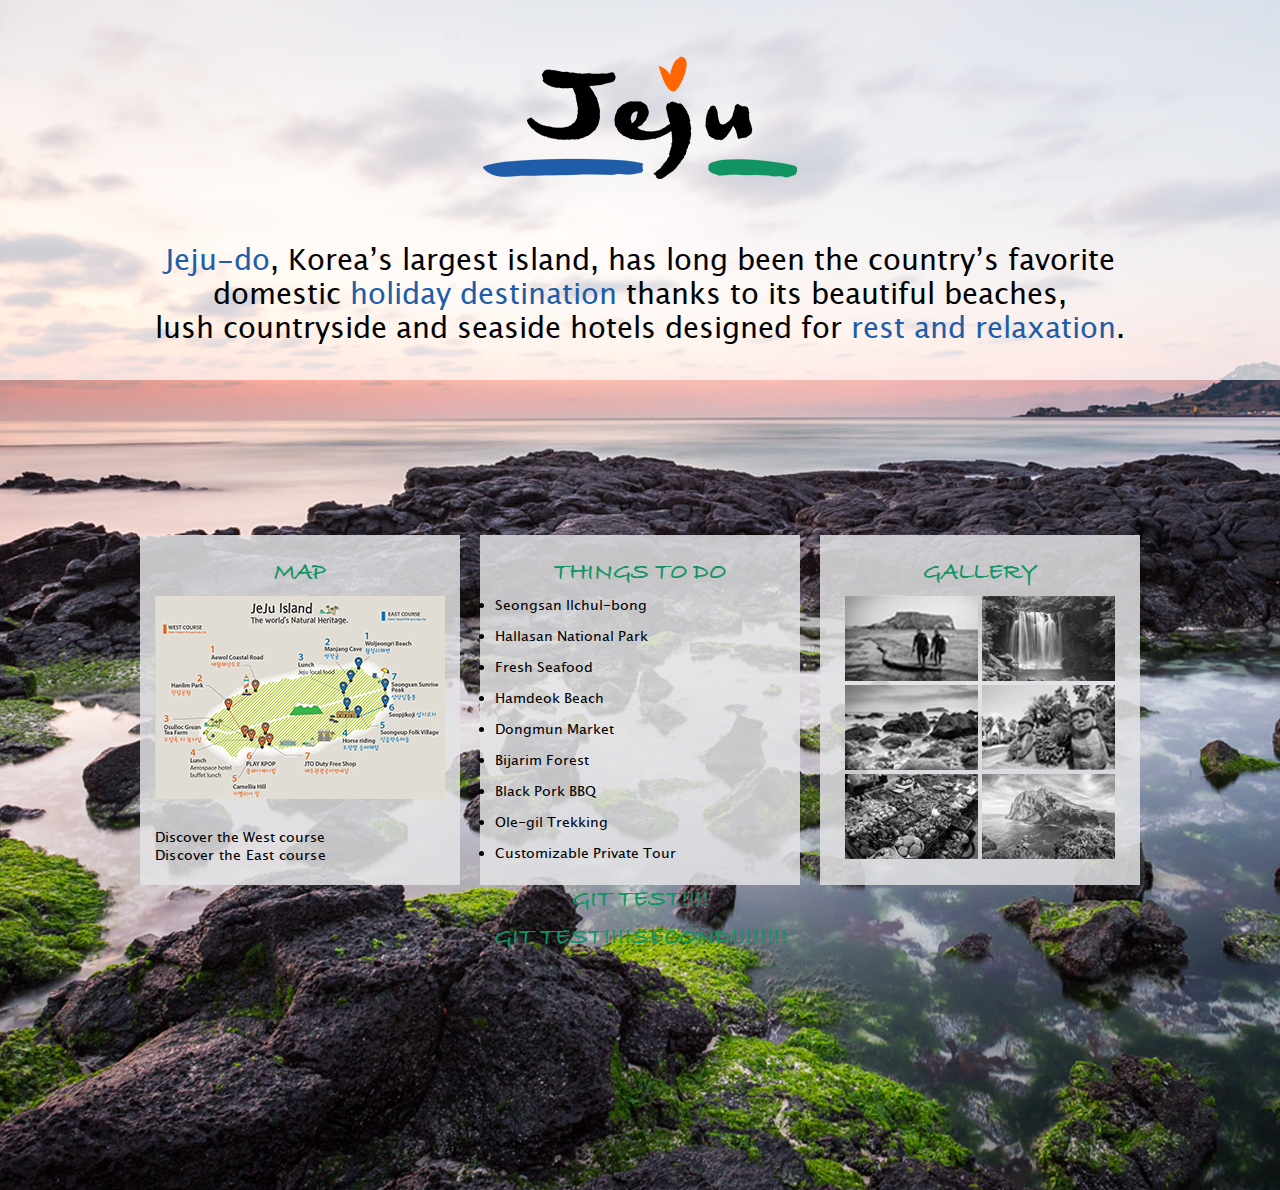
<file: index.html>
<!DOCTYPE html>
<html>

<head>

    <title>Jeju Korea</title>
    <link rel="stylesheet" href="css/main.css">

</head>


<body>
    <div class="topbox">
        <img src="images/logo2.png">
        <div class="introtext">
            <h1><span>Jeju-do</span>, Korea’s largest island, has long been the country’s favorite<br> domestic <span>holiday destination</span> thanks to its beautiful beaches,<br> lush countryside and seaside hotels designed for <span>rest and relaxation</span>.</h1>
        </div>
    </div>


    <div class="bottombox">

        <div class="leftbox">
            <h2>MAP</h2>
            <img src="images/map.jpg">
            <div class="west"><a href="#">Discover the West course</a></div>
            <div class="east"><a href="#">Discover the East course</a></div>
        </div>

        <div class="centerbox">
            <h2>THINGS TO DO</h2>
            <li>Seongsan Ilchul-bong</li>
            <li>Hallasan National Park</li>
            <li>Fresh Seafood</li>
            <li>Hamdeok Beach</li>
            <li>Dongmun Market</li>
            <li>Bijarim Forest</li>
            <li>Black Pork BBQ</li>
            <li>Ole-gil Trekking</li>
            <li>Customizable Private Tour</li>
        </div>

        <div class="rightbox">
            <h2>GALLERY</h2>
            <img src="images/pic1.jpg">
            <img src="images/pic2.jpg">
            <img src="images/pic3.jpg">
            <img src="images/pic4.jpg">
            <img src="images/pic5.jpg">
            <img src="images/pic6.jpg">
        </div>

        <div >
            <h2>GIT TEST!!!!</h2>
        </div>


        <div >
            <h2>GIT TEST!!!!second!!!!!!!!</h2>
        </div>

    </div>




</body></html>
</file>
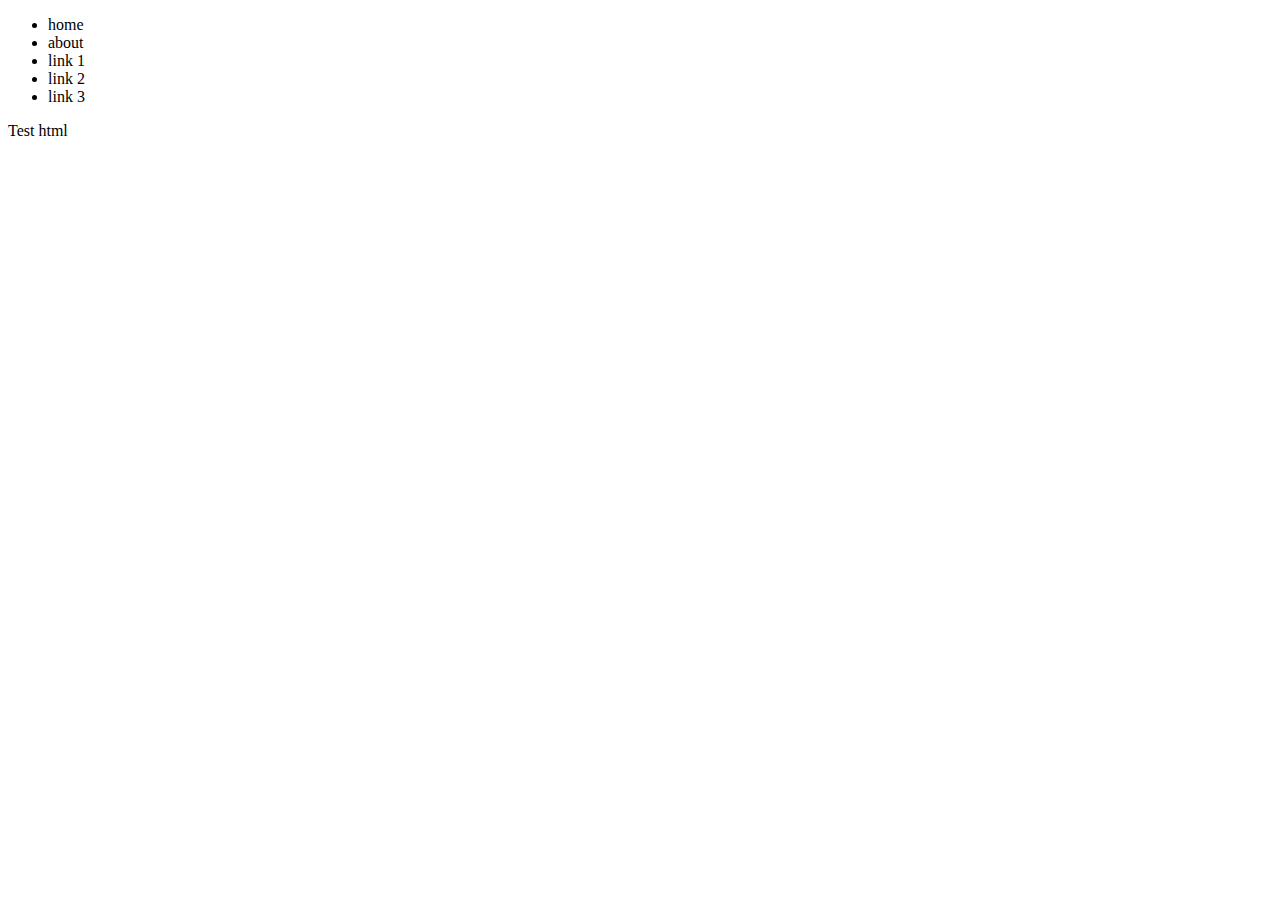
<file: test.html>
<!DOCTYPE html>
<html lang="en">

<head>
    <meta charset="UTF-8">
    <meta name="viewport" content="width=device-width, initial-scale=1.0">
    <title>Document</title>
</head>

<body>
    <nav>
        <ul>
            <li>home</li>
            <li>about</li>
            <li>link 1</li>
            <li>link 2</li>
            <li>link 3</li>
        </ul>
    </nav>
    <p>Test html</p>
</body>

</html>
</file>
<file: css/main.css>
/**------.. 슬래쉬 찍어야지 어디지정해서 가져옴--**/
body {
    margin: 0px;
    background-image: url(../images/background.jpg);
    background-position: top center;
}

@font-face {
    font-family: LucidaGrande;
    src: url(../fonts/LucidaGrande.ttc);
}

@font-face {
    font-family: BradleyHand;
    src: url(../fonts/BradleyHandBold.ttf);
}

h1 {
    text-align: center;
    font-size: 29px;
    font-family: LucidaGrande;
    font-weight: lighter;
}

.topbox {
    width: 1000px;
    height: 385px;
    margin: 0px auto 150px auto;
    text-align: center;
}

.topbox img {
    text-align: center;
    margin: 56px 0 40px;
}

h1 span {
    color: #205da8;
}

.bottombox {
    width: 1000px;
    height: 655px;
    margin: 0px auto;
}

h2 {
    margin: 8px 0px 8px; 
    text-transform: uppercase;
    font-size: 24px;
    text-align: center;
    color: rgb(17, 148, 98);
    font-family: BradleyHand;
}

.leftbox {
    width: 290px;
    height: 320px;
    background-color: rgba(227, 227, 229, .85);
    float: left;
    padding: 15px;
}

.leftbox a {
    color: black;
    text-align: left;
    font-size: 14px;
    font-family: LucidaGrande;
    padding-top: 10px;
    text-decoration: none;
}

.west a:hover {
    color: rgb(255, 102, 0);
}

.east {
    letter-spacing: 0.2px;
}

.east a:hover {
    color: #205da8;
}


.leftbox img {
    text-align: center;
    margin-bottom: 25px;
}


.centerbox {
    width: 290px;
    height: 320px;
    background-color: rgba(227, 227, 229, .85);
    float: left;
    padding: 15px;
    margin: 0px 20px 0px 20px;

}

li {
    padding-bottom: 14px;
    padding-right: 7px;
    font-size: 14px;
    color: black;
    font-family: lucidaGrande;
}

.rightbox {
    width: 290px;
    height: 320px;
    background-color: rgba(227, 227, 229, .85);
    float: left;
    padding: 15px;
    text-align: center;

}

.rightbox img {
    filter: grayscale(100%);
}

.rightbox img:hover {
    filter: saturate(130%)
}
</file>
